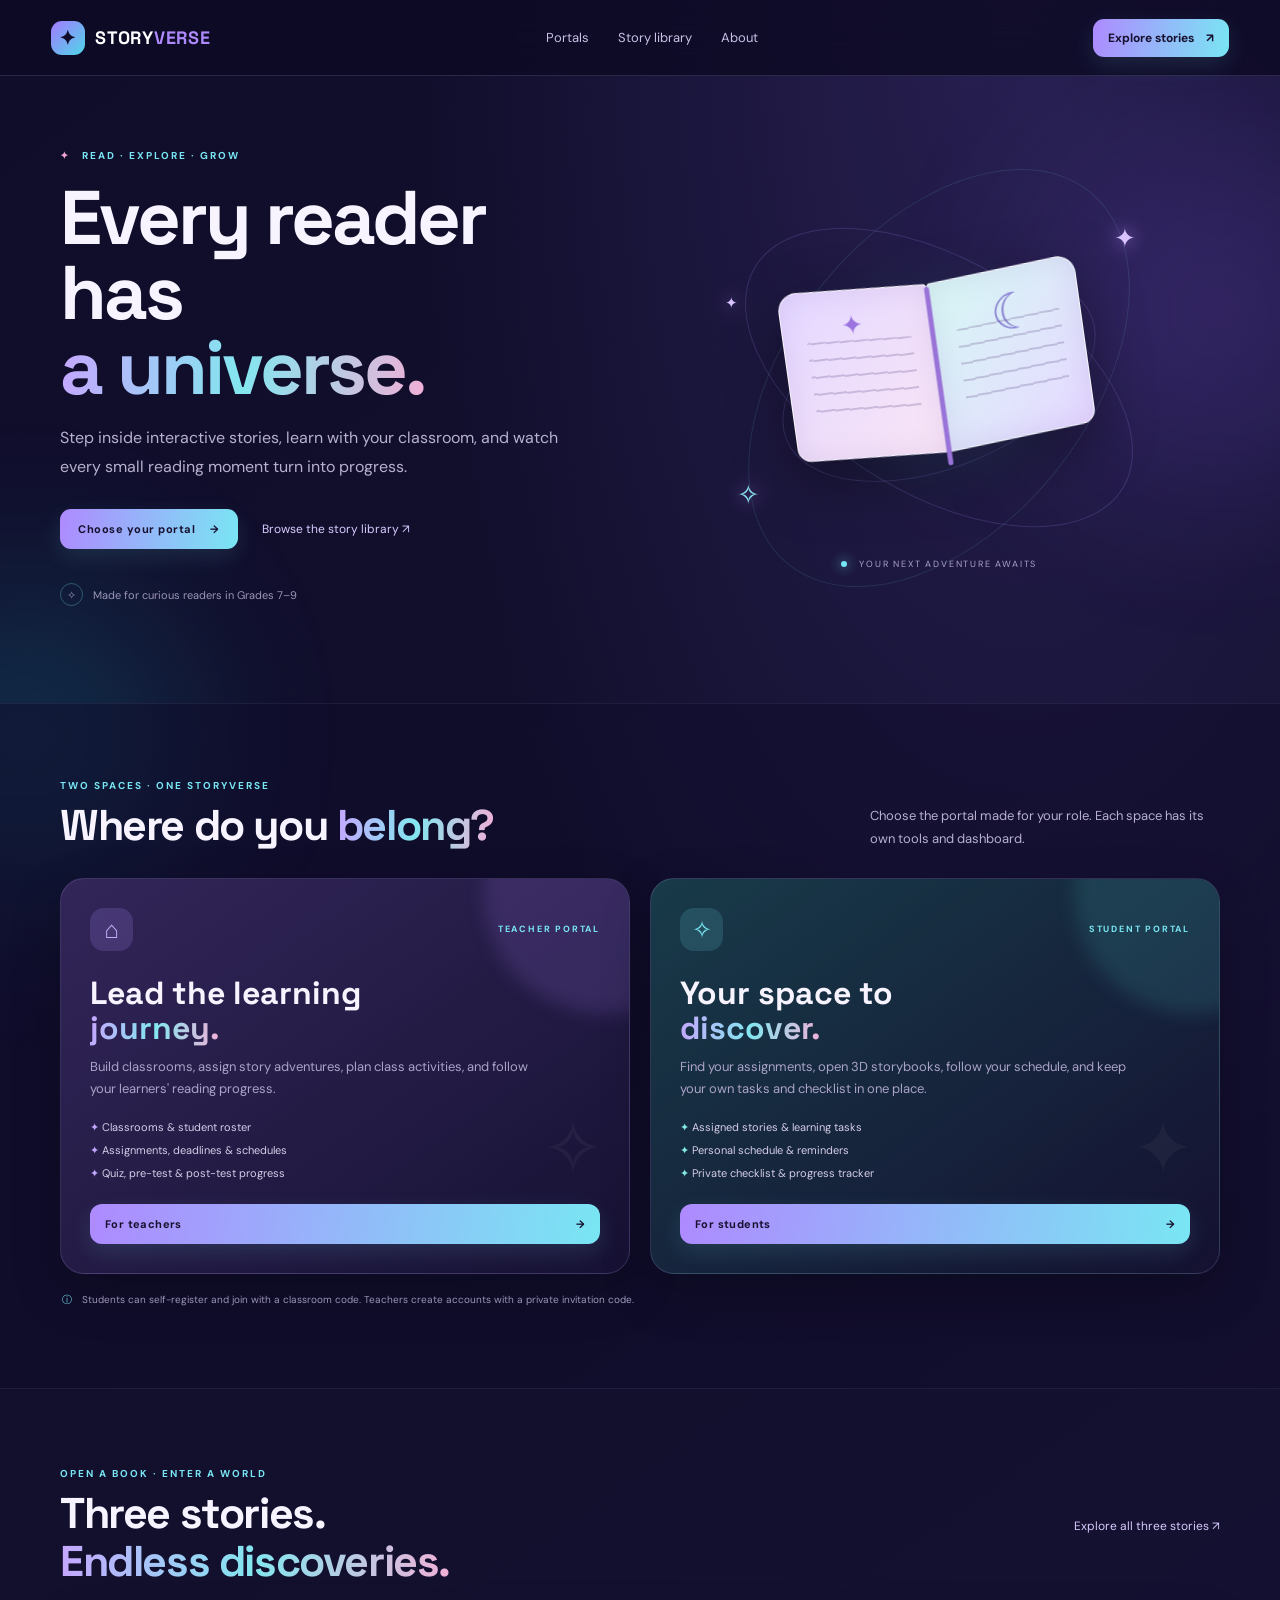
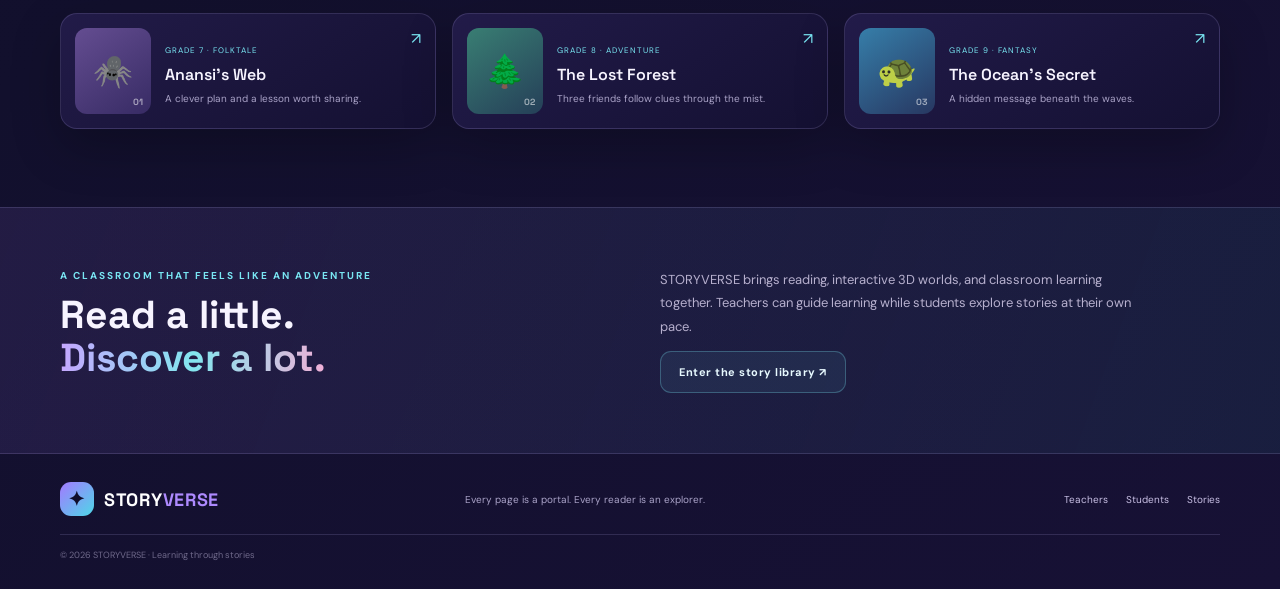
<file: index.html>
<!doctype html>
<html lang="en">
<head>
  <meta charset="utf-8">
  <meta name="viewport" content="width=device-width, initial-scale=1, viewport-fit=cover">
  <meta name="theme-color" content="#100d2b">
  <meta name="description" content="STORYVERSE — a reading adventure and classroom space for teachers and students.">
  <title>STORYVERSE — Every Reader Has a Universe</title>
  <link rel="preconnect" href="https://fonts.googleapis.com">
  <link rel="preconnect" href="https://fonts.gstatic.com" crossorigin>
  <link href="https://fonts.googleapis.com/css2?family=DM+Sans:wght@400;500;600;700&family=Space+Grotesk:wght@400;500;600;700&display=swap" rel="stylesheet">
  <link rel="stylesheet" href="portal.css">
  <link rel="stylesheet" href="premium.css">
</head>
<body class="landing-page">
  <div class="ambient ambient-one"></div><div class="ambient ambient-two"></div>
  <header class="landing-header">
    <a class="logo" href="index.html"><span class="logo-mark">✦</span><span>STORY<span class="logo-accent">VERSE</span></span></a>
    <nav class="landing-nav" aria-label="Main navigation">
      <a href="#portals">Portals</a><a href="#stories">Story library</a><a href="#about">About</a>
    </nav>
    <a class="header-cta" href="stories.html">Explore stories <span>↗</span></a>
  </header>

  <main>
    <section class="hero wrap">
      <div class="hero-copy">
        <div class="eyebrow"><span class="eyebrow-star">✦</span> READ · EXPLORE · GROW</div>
        <h1>Every reader has<br><em>a universe.</em></h1>
        <p class="hero-lede">Step inside interactive stories, learn with your classroom, and watch every small reading moment turn into progress.</p>
        <div class="hero-actions"><a class="button button-primary" href="#portals">Choose your portal <span>→</span></a><a class="text-link" href="stories.html">Browse the story library ↗</a></div>
        <div class="hero-proof"><span class="proof-icon">✧</span><span>Made for curious readers in Grades 7–9</span></div>
      </div>
      <div class="hero-art" aria-label="Illustration of an open glowing storybook">
        <div class="orbit orbit-one"></div><div class="orbit orbit-two"></div><div class="orbit orbit-three"></div>
        <div class="floating-star star-a">✦</div><div class="floating-star star-b">✧</div><div class="floating-star star-c">✦</div>
        <div class="book-glow"></div><div class="book-illustration"><div class="book-page left-page"><span class="page-lines"></span><span class="page-spark">✦</span></div><div class="book-page right-page"><span class="page-moon">☾</span><span class="page-lines"></span></div><div class="book-spine"></div></div>
        <div class="art-caption"><span class="caption-dot"></span> YOUR NEXT ADVENTURE AWAITS</div>
      </div>
    </section>

    <section class="portals-section" id="portals">
      <div class="wrap">
        <div class="section-heading"><div><div class="eyebrow">TWO SPACES · ONE STORYVERSE</div><h2>Where do you <em>belong?</em></h2></div><p>Choose the portal made for your role. Each space has its own tools and dashboard.</p></div>
        <div class="portal-grid">
          <article class="portal-card teacher-card">
            <div class="portal-card-top"><span class="portal-icon">⌂</span><span class="portal-label">TEACHER PORTAL</span></div>
            <h3>Lead the learning<br><em>journey.</em></h3><p>Build classrooms, assign story adventures, plan class activities, and follow your learners' reading progress.</p>
            <div class="portal-feature-list"><span>✦ Classrooms & student roster</span><span>✦ Assignments, deadlines & schedules</span><span>✦ Quiz, pre-test & post-test progress</span></div>
            <a class="portal-button" href="teacher.html">For teachers <span>→</span></a>
            <div class="portal-deco teacher-deco">✧</div>
          </article>
          <article class="portal-card student-card">
            <div class="portal-card-top"><span class="portal-icon">✧</span><span class="portal-label">STUDENT PORTAL</span></div>
            <h3>Your space to<br><em>discover.</em></h3><p>Find your assignments, open 3D storybooks, follow your schedule, and keep your own tasks and checklist in one place.</p>
            <div class="portal-feature-list"><span>✦ Assigned stories & learning tasks</span><span>✦ Personal schedule & reminders</span><span>✦ Private checklist & progress tracker</span></div>
            <a class="portal-button" href="student.html">For students <span>→</span></a>
            <div class="portal-deco student-deco">✦</div>
          </article>
        </div>
        <p class="portal-note"><span>ⓘ</span> Students can self-register and join with a classroom code. Teachers create accounts with a private invitation code.</p>
      </div>
    </section>

    <section class="stories-preview wrap" id="stories">
      <div class="section-heading"><div><div class="eyebrow">OPEN A BOOK · ENTER A WORLD</div><h2>Three stories.<br><em>Endless discoveries.</em></h2></div><a class="text-link" href="stories.html">Explore all three stories ↗</a></div>
      <div class="story-preview-grid">
        <a class="preview-story anansi" href="stories.html?story=anansi"><div class="preview-art"><span>🕷️</span><i>01</i></div><div class="preview-info"><small>GRADE 7 · FOLKTALE</small><h3>Anansi’s Web</h3><p>A clever plan and a lesson worth sharing.</p></div><span class="preview-arrow">↗</span></a>
        <a class="preview-story forest" href="stories.html?story=forest"><div class="preview-art"><span>🌲</span><i>02</i></div><div class="preview-info"><small>GRADE 8 · ADVENTURE</small><h3>The Lost Forest</h3><p>Three friends follow clues through the mist.</p></div><span class="preview-arrow">↗</span></a>
        <a class="preview-story ocean" href="stories.html?story=ocean"><div class="preview-art"><span>🐢</span><i>03</i></div><div class="preview-info"><small>GRADE 9 · FANTASY</small><h3>The Ocean’s Secret</h3><p>A hidden message beneath the waves.</p></div><span class="preview-arrow">↗</span></a>
      </div>
    </section>

    <section class="about-band" id="about"><div class="wrap about-inner"><div><div class="eyebrow">A CLASSROOM THAT FEELS LIKE AN ADVENTURE</div><h2>Read a little.<br><em>Discover a lot.</em></h2></div><div class="about-copy"><p>STORYVERSE brings reading, interactive 3D worlds, and classroom learning together. Teachers can guide learning while students explore stories at their own pace.</p><a class="button button-secondary" href="stories.html">Enter the story library ↗</a></div></div></section>
  </main>

  <footer class="landing-footer wrap"><a class="logo" href="index.html"><span class="logo-mark">✦</span><span>STORY<span class="logo-accent">VERSE</span></span></a><p>Every page is a portal. Every reader is an explorer.</p><div><a href="teacher.html">Teachers</a><a href="student.html">Students</a><a href="stories.html">Stories</a></div><small>© <span id="year"></span> STORYVERSE · Learning through stories</small></footer>
  <script>document.getElementById('year').textContent = new Date().getFullYear();</script>
</body>
</html>
</file>
<file: portal.css>
:root{color-scheme:dark;--bg:#100d2b;--panel:#191536;--panel2:#211b46;--line:rgba(198,184,255,.16);--text:#f7f4ff;--muted:#aaa3c8;--purple:#ae8aff;--cyan:#79e6f3;--pink:#f2a4d2;--good:#8fe4c0;--bad:#ffb4c4;--accent:var(--purple);--accent2:var(--cyan);font-family:'DM Sans',sans-serif}
*{box-sizing:border-box}html{scroll-behavior:smooth}body{margin:0;min-height:100vh;background:radial-gradient(ellipse at 80% 0%,#282052 0,transparent 42%),linear-gradient(145deg,#100d2b,#12102d 55%,#171135);color:var(--text);overflow-x:hidden}a{color:inherit}button,input,select,textarea{font:inherit}.ambient{position:fixed;pointer-events:none;filter:blur(90px);opacity:.17;border-radius:50%;z-index:-1}.ambient-one{width:360px;height:360px;right:-120px;top:130px;background:#8b5cf6}.ambient-two{width:330px;height:330px;left:-140px;bottom:0;background:#16bcd3}.wrap{width:min(1160px,calc(100% - 44px));margin:0 auto}.logo{display:inline-flex;align-items:center;gap:10px;text-decoration:none;color:#fff;font:700 18px 'Space Grotesk',sans-serif;letter-spacing:1.2px}.logo-accent{color:var(--purple)}.logo-mark{display:grid;place-items:center;width:34px;height:34px;border-radius:11px;background:linear-gradient(135deg,#a37aff,#4ed7e8);color:#100d2b;font-size:20px}.landing-header,.portal-topbar{height:76px;padding:0 max(4vw,22px);display:flex;align-items:center;justify-content:space-between;border-bottom:1px solid var(--line);background:rgba(13,10,36,.72);backdrop-filter:blur(18px);position:relative;z-index:2}.landing-nav{display:flex;gap:29px}.landing-nav a,.top-home{color:#c9c0e5;text-decoration:none;font-size:13px}.landing-nav a:hover,.top-home:hover{color:white}.header-cta{color:#170f32;background:linear-gradient(100deg,#b89aff,#77e6ef);border-radius:11px;padding:11px 15px;text-decoration:none;font-size:12px;font-weight:700}.header-cta span{margin-left:9px}.hero{display:grid;grid-template-columns:1fr 1fr;gap:36px;align-items:center;min-height:565px;padding-top:28px;padding-bottom:52px}.hero-copy{padding:45px 0}.eyebrow{font-size:10px;font-weight:700;letter-spacing:2px;color:var(--cyan)}.eyebrow-star{margin-right:8px;color:var(--pink)}h1,h2,h3,p{margin-top:0}.hero h1,.auth-intro h1{font:700 clamp(48px,6vw,76px)/.99 'Space Grotesk',sans-serif;letter-spacing:-3px;margin:18px 0}.hero h1 em,.section-heading h2 em,.portal-card h3 em,.about-inner h2 em,.auth-intro h1 em,.auth-card h2 em,.dashboard-header h1 em{font-style:normal;background:linear-gradient(95deg,#c6a6ff,#83e6ef,#f2afd7);background-clip:text;color:transparent}.hero-lede{max-width:520px;color:#b7b0ce;font-size:16px;line-height:1.8}.hero-actions{display:flex;align-items:center;gap:24px;flex-wrap:wrap;margin-top:28px}.button{display:inline-flex;align-items:center;justify-content:center;gap:15px;border:0;border-radius:11px;padding:13px 18px;text-decoration:none;font-size:11px;letter-spacing:.5px;font-weight:700;cursor:pointer;transition:transform .2s,filter .2s}.button:hover{transform:translateY(-2px);filter:brightness(1.08)}.button-primary{background:linear-gradient(100deg,#a984ff,#67dce9);color:#17112f}.button-secondary{border:1px solid rgba(121,230,243,.3);background:rgba(121,230,243,.08);color:#dffcff}.button-outline{border:1px solid var(--line);background:transparent;color:#e7ddff;padding:10px 13px}.button-wide{width:100%;justify-content:space-between;margin-top:8px}.text-link{font-size:12px;color:#d8cbff;text-decoration:none}.text-link:hover{text-decoration:underline}.hero-proof{display:flex;align-items:center;gap:10px;color:#8983a8;font-size:11px;margin-top:34px}.proof-icon{display:grid;place-items:center;width:23px;height:23px;border:1px solid rgba(121,230,243,.3);border-radius:50%;color:var(--cyan)}.hero-art{height:440px;position:relative;display:grid;place-items:center}.orbit{position:absolute;border:1px solid rgba(176,150,255,.19);border-radius:50%;transform:rotate(-22deg)}.orbit-one{width:330px;height:180px}.orbit-two{width:430px;height:235px;transform:rotate(31deg)}.orbit-three{width:480px;height:300px;transform:rotate(-51deg);border-color:rgba(121,230,243,.12)}.book-glow{position:absolute;width:280px;height:220px;background:radial-gradient(ellipse,rgba(153,123,255,.44),rgba(71,194,226,.09) 55%,transparent 74%);filter:blur(15px)}.book-illustration{width:300px;height:190px;position:relative;display:flex;filter:drop-shadow(0 20px 30px rgba(0,0,0,.4));transform:rotate(-8deg)}.book-page{height:170px;width:50%;position:relative;background:linear-gradient(135deg,#e4d8ff,#f8e5f5);border:1px solid rgba(255,255,255,.7);box-shadow:inset 0 0 28px rgba(127,93,174,.15)}.left-page{border-radius:20px 4px 4px 13px;transform:skewY(4deg);transform-origin:right}.right-page{border-radius:4px 20px 13px 4px;transform:skewY(-4deg);transform-origin:left;background:linear-gradient(135deg,#d8f8f4,#e6d8ff)}.book-spine{position:absolute;left:50%;top:3px;bottom:7px;width:5px;background:#9874d4;transform:translateX(-50%);border-radius:5px}.page-lines{position:absolute;left:23px;right:20px;top:50px;height:72px;background:repeating-linear-gradient(to bottom,rgba(91,73,130,.26) 0 2px,transparent 2px 17px);border-radius:2px}.page-spark{position:absolute;left:40%;top:17px;color:#9b75dc;font-size:27px}.page-moon{position:absolute;top:11px;left:40%;font-size:50px;color:#8b86d1}.floating-star{position:absolute;color:#d8c3ff;text-shadow:0 0 18px #b38aff}.star-a{top:63px;right:15%;font-size:26px}.star-b{bottom:86px;left:14%;font-size:27px;color:#8ee7f1}.star-c{top:135px;left:12%;font-size:15px}.art-caption{position:absolute;bottom:28px;letter-spacing:1.8px;font-size:9px;color:#aaa3c8}.caption-dot{display:inline-block;width:6px;height:6px;background:var(--cyan);border-radius:50%;margin-right:9px;box-shadow:0 0 12px var(--cyan)}.portals-section{padding:75px 0 80px;border-top:1px solid rgba(198,184,255,.08);border-bottom:1px solid rgba(198,184,255,.08);background:rgba(17,13,43,.45)}.section-heading{display:flex;justify-content:space-between;gap:25px;align-items:end;margin-bottom:28px}.section-heading h2{font:700 clamp(30px,4vw,43px)/1.1 'Space Grotesk',sans-serif;margin:10px 0 0;letter-spacing:-1.4px}.section-heading>p{max-width:350px;color:var(--muted);font-size:13px;line-height:1.7;margin:0}.portal-grid{display:grid;grid-template-columns:1fr 1fr;gap:20px}.portal-card{position:relative;overflow:hidden;padding:29px;border-radius:22px;border:1px solid var(--line);background:linear-gradient(145deg,rgba(35,28,74,.96),rgba(21,17,50,.96));min-height:385px}.teacher-card{--card-accent:#c2a7ff;--card-glow:rgba(173,134,255,.15)}.student-card{--card-accent:#82e9e2;--card-glow:rgba(78,214,210,.13)}.portal-card:after{content:'';position:absolute;width:240px;height:240px;border-radius:50%;right:-95px;top:-105px;background:var(--card-glow);filter:blur(9px)}.portal-card-top{position:relative;z-index:1;display:flex;align-items:center;justify-content:space-between}.portal-icon{display:grid;place-items:center;width:43px;height:43px;border-radius:14px;color:#15102d;background:var(--card-accent);font-size:24px}.portal-label{font-size:9px;letter-spacing:1.8px;color:var(--card-accent);font-weight:700}.portal-card h3{font:700 32px/1.12 'Space Grotesk',sans-serif;margin:25px 0 9px;position:relative;z-index:1}.portal-card p{font-size:13px;line-height:1.7;color:var(--muted);max-width:455px;position:relative;z-index:1}.portal-feature-list{display:grid;gap:9px;margin:20px 0 24px;color:#d5cee8;font-size:11px;position:relative;z-index:1}.portal-feature-list span::first-letter{color:var(--card-accent)}.portal-button{position:relative;z-index:1;display:flex;justify-content:space-between;align-items:center;padding:13px 15px;border-radius:11px;background:var(--card-accent);color:#17112f;text-decoration:none;font-size:11px;font-weight:700;letter-spacing:.4px}.portal-deco{position:absolute;right:25px;bottom:76px;font-size:74px;color:rgba(255,255,255,.045)}.portal-note{display:flex;gap:10px;align-items:flex-start;color:#9e97b9;font-size:10px;line-height:1.6;margin:18px 2px 0}.portal-note span{color:var(--cyan)}.stories-preview{padding-top:78px;padding-bottom:78px}.stories-preview .section-heading{align-items:center}.story-preview-grid{display:grid;grid-template-columns:repeat(3,1fr);gap:16px}.preview-story{position:relative;display:flex;align-items:center;gap:14px;padding:14px;border:1px solid var(--line);border-radius:17px;background:rgba(29,23,61,.72);text-decoration:none;transition:transform .2s,border-color .2s}.preview-story:hover{transform:translateY(-3px);border-color:rgba(183,155,255,.5)}.preview-art{width:76px;height:86px;flex:0 0 76px;border-radius:12px;display:grid;place-items:center;position:relative;font-size:32px;background:linear-gradient(145deg,#644d91,#372b64)}.preview-art i{position:absolute;right:8px;bottom:6px;font:700 9px 'Space Grotesk';color:rgba(255,255,255,.55)}.forest .preview-art{background:linear-gradient(145deg,#397e73,#253f58)}.ocean .preview-art{background:linear-gradient(145deg,#367ea9,#273761)}.preview-info small{font-size:8px;letter-spacing:1px;color:var(--cyan)}.preview-info h3{font:600 16px 'Space Grotesk';margin:6px 0}.preview-info p{font-size:10px;color:var(--muted);line-height:1.5;margin:0}.preview-arrow{margin-left:auto;color:var(--cyan);align-self:flex-start}.about-band{padding:60px 0;background:linear-gradient(110deg,rgba(94,70,147,.22),rgba(53,147,163,.1));border-top:1px solid var(--line);border-bottom:1px solid var(--line)}.about-inner{display:grid;grid-template-columns:1fr 1fr;gap:40px;align-items:center}.about-inner h2{font:700 39px/1.1 'Space Grotesk';margin:12px 0}.about-copy p{font-size:13px;line-height:1.8;color:var(--muted);max-width:480px}.landing-footer{padding:28px 0;display:grid;grid-template-columns:1fr 1.5fr auto;gap:18px;align-items:center}.landing-footer p{margin:0;color:var(--muted);font-size:10px}.landing-footer>div{display:flex;gap:18px}.landing-footer>div a{font-size:10px;text-decoration:none;color:#c9c0e5}.landing-footer small{grid-column:1/-1;color:#6f698a;font-size:9px;border-top:1px solid var(--line);padding-top:14px}
/* Separate portal entry pages */
.portal-page{--accent:var(--purple);--accent2:var(--cyan)}.student-theme{--accent:#77ded9;--accent2:#a8a0ff}.teacher-theme{--accent:#b79aff;--accent2:#78e2ee}.portal-top-actions{display:flex;align-items:center;gap:20px}.portal-role-pill{display:inline-flex;align-items:center;gap:8px;padding:8px 12px;border:1px solid color-mix(in srgb,var(--accent) 40%,transparent);border-radius:30px;color:var(--accent);font-size:9px;letter-spacing:1.4px;font-weight:700}.portal-role-pill span{font-size:15px}.portal-main{padding-top:34px;padding-bottom:44px}.auth-shell{display:grid;grid-template-columns:minmax(0,1fr) minmax(340px,450px);gap:45px;align-items:center;min-height:580px}.auth-intro{position:relative;padding:28px 0 55px;min-height:510px}.auth-intro h1{font-size:clamp(43px,5vw,64px);max-width:590px;margin:18px 0}.auth-intro>p{color:var(--muted);max-width:470px;line-height:1.8;font-size:14px}.auth-perks{display:grid;gap:12px;margin-top:28px;font-size:11px;color:#d6cee9}.auth-perks span:first-letter{color:var(--accent)}.auth-art{position:absolute;width:215px;height:170px;right:35px;bottom:0;display:grid;place-items:center}.auth-art-orbit{width:180px;height:110px;border:1px solid color-mix(in srgb,var(--accent) 35%,transparent);border-radius:50%;transform:rotate(-25deg);box-shadow:0 0 0 20px color-mix(in srgb,var(--accent) 3%,transparent),0 0 0 43px color-mix(in srgb,var(--accent) 2%,transparent)}.auth-art-symbol{position:absolute;font-size:74px;color:var(--accent);text-shadow:0 0 35px color-mix(in srgb,var(--accent) 55%,transparent)}.auth-art-star{position:absolute;top:12px;right:22px;color:var(--cyan);font-size:22px}.student-auth-art .auth-art-symbol{color:#79e6dc}.auth-card{padding:27px;border:1px solid var(--line);border-radius:22px;background:linear-gradient(145deg,rgba(35,29,74,.97),rgba(21,17,50,.98));box-shadow:0 22px 65px rgba(0,0,0,.18)}.auth-card-heading h2{font:700 28px 'Space Grotesk';margin:9px 0}.auth-card-heading p{color:var(--muted);font-size:11px;line-height:1.6;margin-bottom:20px}.auth-small-label{color:var(--accent);font-size:9px;letter-spacing:1.8px;font-weight:700}.auth-tabs{display:flex;gap:4px;border-bottom:1px solid var(--line);margin:15px 0 17px}.auth-tab{border:0;border-bottom:2px solid transparent;background:transparent;color:var(--muted);padding:11px 14px;font-size:11px;cursor:pointer}.auth-tab.is-active{border-color:var(--accent);color:white}.form-field{display:flex;flex-direction:column;gap:7px;margin:13px 0}.form-field label{font-size:9px;letter-spacing:1.4px;color:#c9c0e5;font-weight:700}.form-field input,.form-field select,.form-field textarea,.control-input{width:100%;border:1px solid rgba(194,180,255,.2);border-radius:10px;background:#100d2d;color:white;padding:12px;font-size:12px;outline:0}.form-field input:focus,.form-field select:focus,.form-field textarea:focus,.control-input:focus{border-color:var(--accent);box-shadow:0 0 0 3px color-mix(in srgb,var(--accent) 14%,transparent)}.form-field small{font-size:10px;color:var(--muted);line-height:1.5}.optional-label{float:right;color:#827b9f;font-size:8px}.form-hint{font-size:10px;line-height:1.6;color:#d5c9eb;margin:6px 0 13px}.auth-bottom-note{font-size:10px;color:var(--muted);margin:16px 0 0;text-align:center}.auth-bottom-note a{color:var(--accent2);text-decoration:none}.message-box{padding:12px 14px;margin:12px 0;border-radius:10px;border:1px solid rgba(143,228,192,.25);background:rgba(48,142,113,.12);color:#d6ffeb;font-size:11px;line-height:1.6}.message-box.error{border-color:rgba(242,164,210,.35);background:rgba(177,80,142,.12);color:#ffe0f0}.portal-footer{display:flex;justify-content:space-between;gap:14px;border-top:1px solid var(--line);padding:20px 0 28px;color:#817a9e;font-size:10px}.portal-footer a{text-decoration:none;color:var(--accent)}
/* Authenticated dashboard */
.dashboard-shell{padding:4px 0 35px}.dashboard-header{display:flex;align-items:center;justify-content:space-between;gap:20px;padding:15px 0 25px;border-bottom:1px solid var(--line)}.dashboard-header h1{font:700 clamp(27px,3vw,37px) 'Space Grotesk';margin:8px 0}.dashboard-header p{font-size:12px;color:var(--muted);margin:0}.dashboard-header-actions{display:flex;align-items:center;gap:13px}.signed-in-chip{color:#b5e9d7;font-size:9px;border:1px solid rgba(143,228,192,.25);border-radius:30px;padding:8px 10px}.signed-in-chip i{display:inline-block;width:6px;height:6px;border-radius:50%;background:#83e2b9;margin-right:6px}.app-layout{display:grid;grid-template-columns:215px minmax(0,1fr);gap:20px;margin-top:20px}.sidebar{border:1px solid var(--line);border-radius:17px;background:rgba(25,21,54,.76);padding:17px 12px;align-self:start;position:sticky;top:14px}.sidebar-label{font-size:8px;letter-spacing:1.6px;color:#8f88ad;font-weight:700;padding:4px 9px 13px}.side-nav{display:grid;gap:4px}.side-link{display:flex;gap:11px;align-items:center;width:100%;border:0;background:transparent;text-align:left;color:#afa8c9;padding:11px 10px;border-radius:10px;font-size:10px;cursor:pointer}.side-link span{font-size:15px;color:#9f93c4;width:17px;text-align:center}.side-link:hover,.side-link.is-active{color:white;background:color-mix(in srgb,var(--accent) 13%,transparent)}.side-link.is-active span{color:var(--accent)}.sidebar-bottom{margin:25px 5px 2px;padding:14px 10px;border-top:1px solid var(--line)}.sidebar-spark{font-size:20px;color:var(--accent)}.sidebar-bottom p{font:600 11px/1.5 'Space Grotesk';color:#d7cfee;margin:7px 0 10px}.sidebar-bottom a{font-size:9px;color:var(--accent2);text-decoration:none}.dashboard-content{min-width:0}.view-heading{display:flex;align-items:end;justify-content:space-between;gap:15px;margin:4px 0 20px}.view-heading h2{font:700 25px 'Space Grotesk';margin:5px 0}.view-heading p{font-size:11px;color:var(--muted);margin:0}.view-kicker{font-size:8px;letter-spacing:1.6px;color:var(--accent);font-weight:700}.stats-grid{display:grid;grid-template-columns:repeat(4,minmax(0,1fr));gap:11px;margin-bottom:18px}.stat-card{padding:15px;border-radius:14px;background:linear-gradient(145deg,rgba(38,31,78,.88),rgba(23,19,52,.94));border:1px solid var(--line)}.stat-label{font-size:8px;letter-spacing:1.2px;color:#aaa2c6;font-weight:700}.stat-value{font:700 27px 'Space Grotesk';margin:7px 0 3px}.stat-note{font-size:9px;color:#8580a0}.content-card{padding:17px;border:1px solid var(--line);border-radius:14px;background:rgba(28,23,61,.75);margin-bottom:14px;min-width:0}.content-card h3{font:600 15px 'Space Grotesk';margin:0 0 12px}.card-subtitle{font-size:10px;color:var(--muted);margin:-6px 0 13px;line-height:1.5}.two-col{display:grid;grid-template-columns:1fr 1fr;gap:14px}.stack{display:grid;gap:10px}.empty-state{padding:20px 12px;color:var(--muted);font-size:11px;text-align:center;border:1px dashed rgba(196,181,255,.2);border-radius:12px}.row-item{display:flex;align-items:center;justify-content:space-between;gap:12px;padding:11px 0;border-bottom:1px solid rgba(198,184,255,.09)}.row-item:last-child{border-bottom:0}.row-item strong{font-size:11px;display:block}.row-item small{font-size:9px;color:var(--muted);display:block;margin-top:4px;line-height:1.5}.pill{display:inline-flex;align-items:center;padding:5px 8px;border-radius:30px;background:rgba(121,230,243,.09);color:var(--cyan);font-size:8px;white-space:nowrap}.pill.purple{background:rgba(174,138,255,.12);color:#cfbaff}.pill.green{background:rgba(143,228,192,.1);color:#a5f0cf}.pill.pink{background:rgba(242,164,210,.1);color:#f3bcdb}.action-row{display:flex;gap:8px;align-items:center;flex-wrap:wrap}.small-button{border:1px solid rgba(194,180,255,.2);background:rgba(255,255,255,.035);color:#e8e0ff;border-radius:8px;padding:8px 10px;font-size:9px;cursor:pointer}.small-button:hover{border-color:var(--accent)}.small-button.primary{background:var(--accent);color:#160f31;border-color:transparent;font-weight:700}.small-button.danger{color:#ffbdcb;border-color:rgba(255,180,196,.2)}.form-grid{display:grid;grid-template-columns:repeat(2,minmax(0,1fr));gap:10px}.form-grid .full{grid-column:1/-1}.inline-form{display:flex;gap:8px;align-items:end;flex-wrap:wrap}.inline-form .form-field{flex:1;min-width:150px;margin:0}.form-field.compact label{font-size:8px}.form-field.compact input,.form-field.compact select,.form-field.compact textarea{padding:10px;font-size:10px}.control-input{padding:10px;font-size:10px}.class-selector{max-width:250px}.data-table-wrap{width:100%;overflow:auto;border:1px solid rgba(198,184,255,.12);border-radius:11px}.data-table{width:100%;border-collapse:collapse;min-width:690px;font-size:10px}.data-table th{background:rgba(174,138,255,.08);color:#aaa3c8;font-size:8px;letter-spacing:1px;text-align:left;padding:11px;white-space:nowrap}.data-table td{padding:11px;border-top:1px solid rgba(198,184,255,.08);color:#e4def2;vertical-align:middle}.data-table td small{display:block;color:var(--muted);margin-top:3px;font-size:8px}.data-table input{width:73px;padding:7px;border:1px solid rgba(194,180,255,.18);border-radius:7px;background:#100d2d;color:white;font-size:10px}.class-grid{display:grid;grid-template-columns:repeat(auto-fill,minmax(205px,1fr));gap:10px}.class-tile{border:1px solid var(--line);border-radius:12px;background:rgba(255,255,255,.025);padding:14px;text-align:left;color:white;cursor:pointer}.class-tile.selected,.class-tile:hover{border-color:var(--accent);background:color-mix(in srgb,var(--accent) 8%,transparent)}.class-tile strong{display:block;font:600 13px 'Space Grotesk';margin:7px 0}.class-code{font:700 13px 'Space Grotesk';letter-spacing:2px;color:var(--accent2)}.story-grid{display:grid;grid-template-columns:repeat(auto-fill,minmax(205px,1fr));gap:11px}.story-tile{padding:15px;border:1px solid var(--line);border-radius:13px;background:rgba(255,255,255,.025)}.story-emoji{font-size:26px}.story-tile h3{font:600 14px 'Space Grotesk';margin:8px 0 5px}.story-tile p{color:var(--muted);font-size:9px;line-height:1.5;min-height:30px}.story-tile .tile-meta{font-size:8px;color:var(--accent2);letter-spacing:1px}.progress-track{height:6px;background:#302950;border-radius:9px;overflow:hidden;margin:7px 0}.progress-track span{height:100%;display:block;background:linear-gradient(90deg,var(--accent),var(--accent2));border-radius:9px}.check-row{display:flex;align-items:center;gap:10px;padding:10px;border:1px solid rgba(198,184,255,.1);border-radius:10px;background:rgba(255,255,255,.02)}.check-row input{accent-color:var(--accent);width:16px;height:16px}.check-row .check-copy{flex:1;min-width:0}.check-row strong{font-size:10px;display:block}.check-row.done strong{text-decoration:line-through;color:#8882a3}.check-row small{font-size:8px;color:var(--muted)}.announcement-card{border-left:3px solid var(--accent);padding:12px 14px;background:rgba(255,255,255,.025);border-radius:0 10px 10px 0}.announcement-card strong{font-size:11px}.announcement-card p{font-size:10px;line-height:1.6;color:#c8c0dc;margin:7px 0}.announcement-card small{font-size:8px;color:var(--muted)}.date-badge{display:flex;flex-direction:column;align-items:center;justify-content:center;min-width:45px;padding:7px 8px;border-radius:9px;background:color-mix(in srgb,var(--accent) 10%,transparent);color:var(--accent)}.date-badge b{font:700 17px 'Space Grotesk'}.date-badge span{font-size:7px;letter-spacing:1px}.muted{color:var(--muted)}.text-danger{color:#ffb6c7}.notice-inline{font-size:9px;color:#a9a1c4;line-height:1.6}.student-task-card{display:grid;grid-template-columns:1fr auto;gap:10px;align-items:center;padding:14px;border-radius:12px;border:1px solid var(--line);background:rgba(255,255,255,.025)}.student-task-card h3{font:600 13px 'Space Grotesk';margin:5px 0}.student-task-card p{font-size:9px;color:var(--muted);line-height:1.5;margin:0 0 8px}.schedule-date{font-size:9px;color:var(--accent2)}.profile-key{font-size:8px;color:var(--muted);letter-spacing:1px}.profile-value{font-size:11px;color:#f1ebff;margin:5px 0 13px;overflow-wrap:anywhere}
@media(max-width:900px){.hero{min-height:500px}.hero-art{transform:scale(.88)}.auth-shell{gap:25px}.app-layout{grid-template-columns:175px minmax(0,1fr)}.stats-grid{grid-template-columns:repeat(2,minmax(0,1fr))}.portal-main{width:calc(100% - 32px)}}
@media(max-width:680px){.landing-header{padding:0 17px}.landing-nav{display:none}.header-cta{padding:10px 12px;font-size:10px}.wrap{width:calc(100% - 34px)}.hero{grid-template-columns:1fr;padding-top:10px;gap:0;min-height:auto}.hero-copy{padding:50px 0 0}.hero h1{font-size:54px}.hero-art{height:315px;transform:scale(.8);margin-top:-3px}.section-heading{display:block}.section-heading>p{margin-top:12px}.portal-grid,.story-preview-grid,.about-inner{grid-template-columns:1fr}.portal-card{min-height:0}.stories-preview{padding-top:58px;padding-bottom:55px}.story-preview-grid{gap:10px}.about-inner{gap:14px}.landing-footer{grid-template-columns:1fr 1fr}.landing-footer p{grid-column:1/-1;grid-row:2}.landing-footer>div{grid-column:1/-1}.landing-footer small{grid-row:4}.portal-topbar{height:66px;padding:0 17px}.portal-role-pill{font-size:8px;padding:7px 9px}.portal-top-actions{gap:11px}.top-home{font-size:10px}.portal-main{width:calc(100% - 30px);padding-top:15px}.auth-shell{grid-template-columns:1fr;gap:16px;min-height:0}.auth-intro{min-height:0;padding:22px 0 5px}.auth-intro h1{font-size:45px;letter-spacing:-2px;margin:12px 0}.auth-intro>p{font-size:12px;max-width:100%}.auth-perks{display:none}.auth-art{display:none}.auth-card{padding:21px;margin-bottom:18px}.portal-footer{width:calc(100% - 30px);font-size:8px}.dashboard-header{align-items:flex-start}.dashboard-header h1{font-size:26px}.dashboard-header p{max-width:250px;line-height:1.5}.dashboard-header-actions{flex-direction:column-reverse;align-items:flex-end;gap:8px}.signed-in-chip{display:none}.app-layout{display:block}.sidebar{position:static;padding:10px;margin:12px 0}.sidebar-label,.sidebar-bottom{display:none}.side-nav{display:flex;overflow-x:auto;gap:5px;padding-bottom:1px}.side-link{white-space:nowrap;width:auto;flex:0 0 auto;padding:9px 11px;font-size:9px}.side-link span{display:none}.dashboard-content{margin-top:14px}.stats-grid{gap:8px}.stat-card{padding:12px}.stat-value{font-size:23px}.two-col{grid-template-columns:1fr}.form-grid{grid-template-columns:1fr}.form-grid .full{grid-column:auto}.view-heading{align-items:flex-start;flex-direction:column}.class-selector{max-width:none;width:100%}.data-table{min-width:620px}.portal-footer{flex-direction:column;gap:6px}.auth-card-heading h2{font-size:25px}}
@media(prefers-reduced-motion:reduce){*,*::before,*::after{scroll-behavior:auto!important;transition:none!important}}
[hidden]{display:none!important}
</file>
<file: premium.css>
/* STORYVERSE — original midnight-purple theme with cyan, mint and pink accents */
:root{
  color-scheme:dark;
  --sv-bg:#100d2b;
  --sv-panel:#191536;
  --sv-panel-2:#211b46;
  --sv-line:rgba(198,184,255,.16);
  --sv-text:#f7f4ff;
  --sv-muted:#aaa3c8;
  --sv-purple:#ae8aff;
  --sv-cyan:#79e6f3;
  --sv-pink:#f2a4d2;
  --sv-mint:#8fe4c0;
  --sv-shadow:0 18px 50px rgba(0,0,0,.24);
}
*{scrollbar-color:#514476 transparent}
html{scroll-behavior:smooth}
body{color:var(--sv-text)!important;color-scheme:dark}
.ambient{filter:blur(85px);opacity:.17}
.ambient-one{background:#8b5cf6!important}
.ambient-two{background:#16bcd3!important}
.logo,.brand{color:#fff!important;font-family:'Space Grotesk',sans-serif!important;letter-spacing:.04em}
.logo-accent,.brand-accent{color:var(--sv-purple)!important}
.logo-mark{background:linear-gradient(135deg,#a37aff,#4ed7e8)!important;color:#100d2b!important}
.landing-header,.portal-topbar,.site-header{background:rgba(13,10,36,.82)!important;border-color:var(--sv-line)!important;backdrop-filter:blur(18px)}
.landing-nav a,.top-home,.main-nav .nav-link{color:#c9c0e5!important}
.landing-nav a:hover,.top-home:hover,.main-nav .nav-link:hover,.main-nav .nav-link.active{color:#fff!important}
.header-cta,.button-primary,.portal-button,.small-button.primary{background:linear-gradient(100deg,#ae8aff,#79e6f3)!important;color:#17112f!important;box-shadow:0 8px 22px rgba(121,230,243,.12)!important}
.button-secondary,.button-outline{background:rgba(121,230,243,.07)!important;color:#e8faff!important;border:1px solid rgba(121,230,243,.28)!important}
.hero h1,.auth-intro h1,.dashboard-header h1,.section-heading h2{color:#f7f4ff!important}
.hero h1 em,.auth-intro h1 em,.section-heading h2 em,.dashboard-header h1 em{background:linear-gradient(95deg,#c6a6ff,#83e6ef,#f2afd7)!important;background-clip:text!important;-webkit-background-clip:text!important;color:transparent!important}
.hero-lede,.hero-description,.section-heading p,.auth-intro p,.dashboard-header p{color:#b7b0ce!important}
.hero-proof,.proof-icon{color:#9b94b8!important}
.portal-card,.auth-card,.content-card,.stat-card,.sidebar,.story-tile,.step-card,.preview-story{background:linear-gradient(145deg,rgba(35,28,74,.96),rgba(21,17,50,.96))!important;border:1px solid var(--sv-line)!important;box-shadow:var(--sv-shadow)!important;color:var(--sv-text)!important}
.teacher-card{background:linear-gradient(145deg,rgba(52,39,91,.96),rgba(23,18,53,.98))!important}
.student-card{background:linear-gradient(145deg,rgba(25,62,75,.94),rgba(21,17,50,.98))!important}
.portal-card h3,.auth-card h2,.content-card h3,.view-heading h2,.story-tile h3{color:#f7f4ff!important}
.portal-card p,.auth-card p,.story-tile p,.notice-inline,.muted{color:#aaa3c8!important}
.portal-icon{background:rgba(174,138,255,.18)!important;color:#c8afff!important}
.student-card .portal-icon{background:rgba(121,230,243,.14)!important;color:#79e6f3!important}
.portal-label,.eyebrow,.view-kicker,.auth-small-label{color:var(--sv-cyan)!important}
.portal-note{color:#aaa3c8!important}
.portal-footer,.landing-footer{border-color:var(--sv-line)!important;color:#9891b5!important}
.portal-footer a{color:#c6a6ff!important}
.auth-card{border-radius:22px!important;padding:clamp(22px,3vw,34px)!important}
.auth-tabs{background:#100d2b!important;border:1px solid var(--sv-line)!important;border-radius:12px;padding:4px!important;gap:3px!important}
.auth-tab{border:0!important;border-radius:9px!important;color:#aaa3c8!important;flex:1}
.auth-tab.is-active{background:#39305f!important;color:#fff!important;box-shadow:0 2px 12px rgba(0,0,0,.25)!important}
.form-field label{color:#d0c9e6!important}
.form-field input,.form-field select,.form-field textarea,.control-input,.data-table input{background:#100d2b!important;border:1px solid rgba(198,184,255,.2)!important;color:#f7f4ff!important;border-radius:11px!important;color-scheme:dark}
.form-field input::placeholder,.form-field textarea::placeholder,.control-input::placeholder{color:#777092!important}
.form-field input:focus,.form-field select:focus,.form-field textarea:focus,.control-input:focus{border-color:#ae8aff!important;box-shadow:0 0 0 3px rgba(174,138,255,.15)!important}
.message-box{background:rgba(72,165,129,.13)!important;color:#a8f0d1!important;border-color:rgba(143,228,192,.25)!important}
.message-box.error{background:rgba(180,72,99,.14)!important;color:#ffc0d0!important;border-color:rgba(255,180,196,.25)!important}
.app-layout{grid-template-columns:230px minmax(0,1fr)!important;gap:22px!important}
.sidebar{border-radius:20px!important;top:18px!important}
.sidebar-label,.sidebar-bottom p{color:#827ba3!important}
.side-link{color:#c0b9d9!important;border-radius:11px!important;font-size:12px!important;padding:12px!important}
.side-link:hover,.side-link.is-active{background:rgba(174,138,255,.14)!important;color:#fff!important}
.side-link span{color:#79e6f3!important}
.dashboard-header{border-color:var(--sv-line)!important}
.stat-card{background:linear-gradient(145deg,#211b46,#191536)!important;border-radius:17px!important}
.stat-label,.stat-note{color:#aaa3c8!important}
.stat-value{color:#f7f4ff!important}
.content-card{border-radius:18px!important;padding:20px!important}
.row-item{border-color:rgba(198,184,255,.12)!important}
.row-item strong,.data-table td{color:#eeeaff!important}
.row-item small{color:#aaa3c8!important}
.data-table-wrap{border-color:var(--sv-line)!important}
.data-table th{background:#211b46!important;color:#bdb5d9!important}
.data-table td{border-color:rgba(198,184,255,.12)!important}
.pill{background:rgba(143,228,192,.12)!important;color:#a8f0d1!important}
.pill.purple{background:rgba(174,138,255,.15)!important;color:#d2bdff!important}
.pill.green{background:rgba(143,228,192,.12)!important;color:#a8f0d1!important}
.small-button{background:#211b46!important;border-color:var(--sv-line)!important;color:#e5ddff!important;border-radius:10px!important}
.small-button:hover{border-color:rgba(121,230,243,.5)!important}
.small-button.danger{color:#ffb4c4!important}
.class-tile,.student-task-card,.announcement-card,.check-row{background:rgba(33,27,70,.72)!important;border-color:var(--sv-line)!important;color:#eeeaff!important}
.class-code{color:#c6a6ff!important}
.progress-track{background:#302951!important}
.progress-track span{background:linear-gradient(90deg,#ae8aff,#79e6f3,#8fe4c0)!important}
.empty-state{color:#aaa3c8!important;border-color:var(--sv-line)!important}
.story-meta,.tile-meta{color:#79e6f3!important}
.profile-value{color:#eeeaff!important}
.date-badge{background:rgba(174,138,255,.15)!important;color:#d2bdff!important}
.signed-in-chip{color:#a8f0d1!important;border-color:rgba(143,228,192,.25)!important}
.signed-in-chip i{background:#8fe4c0!important}
.story-grid{gap:15px!important}
.story-tile{padding:18px!important}
.portal-main{padding-bottom:35px}
.portal-card{border-radius:24px!important}
.portal-button{border-radius:12px!important}
.auth-shell{align-items:center!important}
.auth-intro{min-height:480px}
.dashboard-content{min-width:0}
.landing-page .hero-art{filter:saturate(1.05)}
.about-band{background:linear-gradient(110deg,rgba(94,70,147,.22),rgba(53,147,163,.1))!important;color:#f7f4ff!important}
.about-band h2{color:#f7f4ff!important}
.about-copy p{color:#b7b0ce!important}
.progress-section{background:transparent!important}
.story-card,.modal-content{background:#191536!important;color:#f7f4ff!important}
.profile-hero-card{position:relative;overflow:hidden;display:flex;align-items:center;gap:20px;padding:25px;border-radius:22px;margin-bottom:16px;background:linear-gradient(120deg,#33275c,#1b2149)!important;border:1px solid rgba(198,184,255,.2)!important;color:#f7f4ff!important}
.profile-hero-card[data-profile-theme="mint"]{background:linear-gradient(120deg,#173f42,#1a2346)!important}
.profile-hero-card[data-profile-theme="rose"]{background:linear-gradient(120deg,#492642,#251a46)!important}
.profile-hero-card[data-profile-theme="ocean"]{background:linear-gradient(120deg,#193c5c,#1c244b)!important}
.profile-hero-card[data-profile-theme="sunshine"]{background:linear-gradient(120deg,#51401f,#2c234a)!important}
.profile-avatar-big{width:82px;height:82px;display:grid;place-items:center;background:rgba(13,10,36,.72)!important;border:1px solid var(--sv-line);border-radius:24px;font-size:43px;box-shadow:0 8px 24px rgba(0,0,0,.22)}
.profile-kicker{font-size:9px;letter-spacing:1.5px;color:#79e6f3!important;font-weight:800}
.profile-hero-copy h2{font:700 25px 'Space Grotesk';margin:5px 0;color:#fff!important}
.profile-hero-copy p{margin:0 0 9px;color:#c1bad9!important;font-size:12px}
.profile-level{font-size:10px;color:#dfd1ff!important;background:rgba(13,10,36,.55)!important;border:1px solid var(--sv-line);border-radius:30px;padding:6px 10px}
.profile-orbit-deco{position:absolute;right:30px;top:-16px;font-size:110px;color:rgba(198,184,255,.12)!important;animation:profileFloat 6s ease-in-out infinite}
@keyframes profileFloat{50%{transform:translateY(13px) rotate(12deg)}}
.profile-theme-grid{display:grid;grid-template-columns:repeat(auto-fit,minmax(110px,1fr));gap:10px;margin:14px 0}
.theme-choice{border:1px solid var(--sv-line)!important;border-radius:14px;padding:12px;display:grid;justify-items:start;gap:7px;cursor:pointer;background:#211b46!important;color:#f7f4ff!important}
.theme-choice input{position:absolute;opacity:0}
.theme-choice.selected{border-color:#ae8aff!important;box-shadow:0 0 0 2px rgba(174,138,255,.18)!important}
.theme-choice.locked{opacity:.55;cursor:not-allowed}
.theme-swatch{width:100%;height:28px;border-radius:8px;background:var(--swatch)}
.theme-choice b{font-size:11px;color:#f7f4ff!important}
.theme-choice small{font-size:9px;color:#aaa3c8!important}
.privacy-toggle{display:flex!important;align-items:center;gap:9px;font-size:11px!important;letter-spacing:0!important;color:#ded8f0!important}
.privacy-toggle input{accent-color:#ae8aff;width:17px;height:17px}
.achievement-grid{display:grid;grid-template-columns:repeat(auto-fit,minmax(145px,1fr));gap:10px}
.achievement-card{border:1px solid var(--sv-line)!important;border-radius:14px;padding:14px;display:grid;gap:5px;background:#211b46!important;color:#f7f4ff!important}
.achievement-card>span{font-size:25px}
.achievement-card b{font-size:11px;color:#f7f4ff!important}
.achievement-card small{font-size:9px;line-height:1.4;color:#aaa3c8!important}
.achievement-card em{font-size:8px;font-style:normal;letter-spacing:1px;color:#8fe4c0!important;font-weight:800}
.achievement-card.locked{opacity:.48;filter:grayscale(.6)}
.achievement-card.locked em{color:#aaa3c8!important}
.auth-no-verify{font-size:10px;line-height:1.5;color:#c1bad9!important;background:rgba(121,230,243,.07)!important;border:1px solid rgba(121,230,243,.17)!important;padding:10px 12px;border-radius:10px;margin:12px 0 4px}
/* Keep the original dark immersive story-reader palette. */
.site-header{box-shadow:0 4px 22px rgba(0,0,0,.18)}
.story-modal,.story-experience,.story-shell{background:#100d2b!important;color:#f7f4ff!important}
.story-topbar{background:rgba(13,10,36,.94)!important;border-color:var(--sv-line)!important;color:#f7f4ff!important}
.story-topbar h2,.story-topbar .top-kicker{color:#f7f4ff!important}
.story-panel,.story-reading-panel,.story-copy-panel{background:#191536!important;color:#f7f4ff!important;border-color:var(--sv-line)!important}
.story-panel p,.story-copy-panel p,#storyCopy{color:#d0c9e6!important;line-height:1.85!important}
.story-panel h2,.story-panel h3{color:#fff!important}
.audio-controls{background:#211b46!important;border-color:var(--sv-line)!important;color:#eeeaff!important}
.audio-controls small{color:#aaa3c8!important}
.audio-play{background:linear-gradient(100deg,#ae8aff,#79e6f3)!important;color:#17112f!important}
.scene-stage{border-radius:22px!important;overflow:hidden;box-shadow:0 18px 45px rgba(0,0,0,.36)}
.icon-button{background:#211b46!important;color:#eeeaff!important;border-color:var(--sv-line)!important}
.story-card-actions .open-story{background:linear-gradient(100deg,#ae8aff,#79e6f3)!important;color:#17112f!important}
.story-grid .story-card,.story-grid .story-tile{transition:transform .25s ease,box-shadow .25s ease}
.story-grid .story-card:hover,.story-grid .story-tile:hover{transform:translateY(-4px);box-shadow:0 16px 35px rgba(0,0,0,.28)}
.preview-story.lantern .preview-art{background:linear-gradient(135deg,#76532f,#3b315c)!important}
.preview-story.clockwork .preview-art{background:linear-gradient(135deg,#456c64,#28375b)!important}
.preview-story.mountain .preview-art{background:linear-gradient(135deg,#385a78,#302d5d)!important}
@media(max-width:850px){.app-layout{grid-template-columns:1fr!important}.sidebar{position:static!important;overflow-x:auto;padding:10px!important}.side-nav{display:flex!important;min-width:max-content}.sidebar-label,.sidebar-bottom{display:none}.side-link{white-space:nowrap!important;padding:10px 12px!important}.dashboard-header{align-items:flex-start!important;flex-direction:column}.stats-grid{grid-template-columns:repeat(2,minmax(0,1fr))!important}.auth-shell{grid-template-columns:1fr!important}.auth-intro{min-height:auto!important;padding-bottom:20px}.auth-art{display:none!important}.landing-nav{display:none!important}.profile-hero-card{padding:18px}.profile-avatar-big{width:65px;height:65px;font-size:34px}}
@media(max-width:560px){.wrap,.section-shell{width:min(100% - 30px,1120px)!important}.portal-main{width:min(100% - 24px,1120px)!important}.portal-topbar,.landing-header,.site-header{padding-left:15px!important;padding-right:15px!important}.portal-role-pill{font-size:8px!important}.auth-card{padding:21px!important}.dashboard-header h1{font-size:27px!important}.stats-grid{gap:8px!important}.stat-card{padding:12px!important}.stat-value{font-size:23px!important}.content-card{padding:15px!important}.form-grid{grid-template-columns:1fr!important}.form-grid .full{grid-column:auto!important}.profile-hero-card{gap:12px}.profile-avatar-big{width:56px;height:56px;border-radius:17px;font-size:29px}.profile-hero-copy h2{font-size:20px}.achievement-grid{grid-template-columns:repeat(2,minmax(0,1fr))}.portal-grid,.story-preview-grid{grid-template-columns:1fr!important}.landing-footer{flex-wrap:wrap}.landing-footer>div{width:100%}}
@media(prefers-reduced-motion:reduce){*,*:before,*:after{animation-duration:.01ms!important;animation-iteration-count:1!important;scroll-behavior:auto!important;transition-duration:.01ms!important}}

/* Teacher invitation-code field */
.teacher-code-field{margin-top:10px}.teacher-code-field small{display:block;color:#aaa3c8;font-size:11px;line-height:1.5;margin-top:6px}.teacher-code-field input{text-transform:uppercase;letter-spacing:.08em}
</file>
